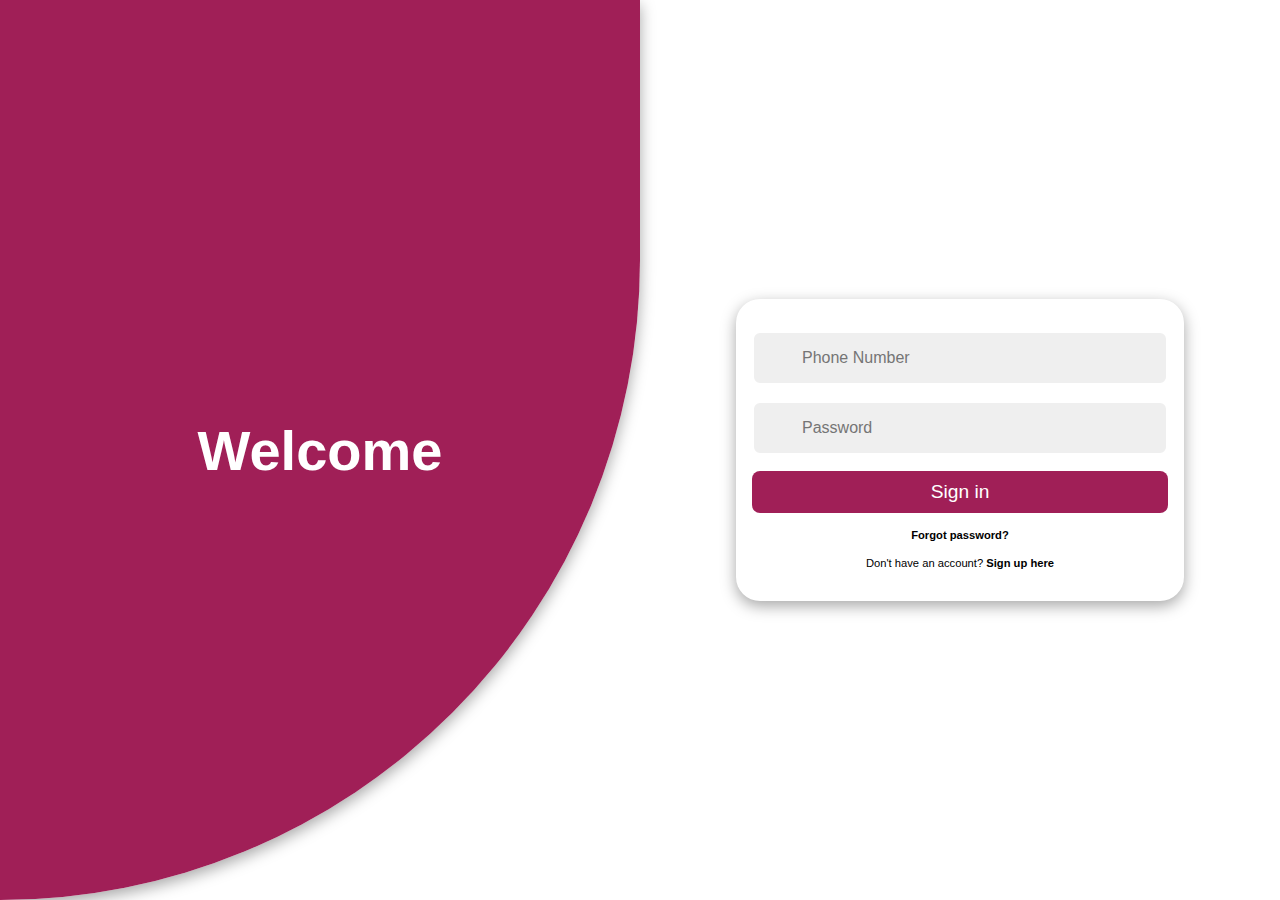
<file: WebContent/index.html>
<!DOCTYPE html>
<html >
  <head>
    <meta name="viewport" content="width=device-width, user-scalable=no, initial-scale=1.0">
    <meta charset="utf-8">
    <link rel="stylesheet" type="text/css" href="style.css"><link href="https://fonts.googleapis.com/css2?family=Montserrat:wght@400;700;800&display=swap" rel="stylesheet">
  </head>
  <body>
<div id="container" class="container">
		<!-- FORM SECTION -->
		<div class="row">
			<!-- SIGN UP -->
			<div class="col align-items-center flex-col sign-up">
				<div class="form-wrapper align-items-center">
					<div class="form sign-up">
					<div class="input-group">
							<i class='bx bxs-user'></i>
							<input type="text" placeholder="Name" id ="name_id">
						</div>
						<div class="input-group">
							<i class='bx bxs-user'></i>
							<input type="text" placeholder="Phone Number" id ="num_id">
							
						</div>
						<div class="input-group">
							<i class='bx bx-mail-send'></i>
							<input type="password" placeholder="Password" id ="pass_id">
						</div>
						<div class="input-group">
							<i class='bx bxs-lock-alt'></i>
							<input type="text" placeholder="Relative's Number 1" id ="num1_id">
						</div>
						<div class="input-group">
							<i class='bx bxs-lock-alt'></i>
							<input type="text" placeholder="Relative's Number 2" id ="num2_id">
						</div>
						<div class="input-group">
							<i class='bx bxs-lock-alt'></i>
							<input type="text" placeholder="Relative's Number 3" id ="num3_id">
						</div>
						
						<button onclick="registerbtn();">Sign up</button>
						<p>
							<span>
								Already have an account?
							</span>
							<b onclick="toggle()" class="pointer">
								Sign in here
							</b>
						</p>
					</div>
				</div>
			
			</div>
			<!-- END SIGN UP -->
			<!-- SIGN IN -->
			<div class="col align-items-center flex-col sign-in">
				<div class="form-wrapper align-items-center">
					<div class="form sign-in">
						<div class="input-group">
							<i class='bx bxs-user'></i>
							<input type="text" placeholder="Phone Number" id="cust_mob">
						</div>
						<div class="input-group">
							<i class='bx bxs-lock-alt'></i>
							<input type="password" placeholder="Password" id="cust_pwd">
						</div>
						<button onclick ="verifyLoginData();">Sign in</button>
						<p>
							<b>
								Forgot password?
							</b>
						</p>
						<p>
							<span>
								Don't have an account?
							</span>
							<b onclick="toggle()" class="pointer">
								Sign up here
							</b>
						</p>
					</div>
				</div>
				<div class="form-wrapper">
		
				</div>
			</div>
			<!-- END SIGN IN -->
		</div>
		<!-- END FORM SECTION -->
		<!-- CONTENT SECTION -->
		<div class="row content-row">
			<!-- SIGN IN CONTENT -->
			<div class="col align-items-center flex-col">
				<div class="text sign-in">
					<h2>
						Welcome
					</h2>
	
				</div>
				<div class="img sign-in">
		
				</div>
			</div>
			<!-- END SIGN IN CONTENT -->
			<!-- SIGN UP CONTENT -->
			<div class="col align-items-center flex-col">
				<div class="img sign-up">
				
				</div>
				<div class="text sign-up">
					<h2>
						Join with us
					</h2>
	
				</div>
			</div>
			<!-- END SIGN UP CONTENT -->
		</div>
		<!-- END CONTENT SECTION -->
	</div>
	
	<script src="http://ajax.googleapis.com/ajax/libs/jquery/1.7.1/jquery.min.js" type="text/javascript"></script>
	<script src="script.js"></script>
</body>
</html>
</file>
<file: WebContent/style.css>
:root {
    --primary-color: #a01f57;
    --secondary-color: #a01f57;
    --black: #000000;
    --white: #ffffff;
    --gray: #efefef;
    --gray-2: #757575;

    --facebook-color: #4267B2;
    --google-color: #DB4437;
    --twitter-color: #1DA1F2;
    --insta-color: #E1306C;
}

@import url('https://fonts.googleapis.com/css2?family=Poppins:wght@200;300;400;500;600&display=swap');

* {
    font-family: 'Poppins', sans-serif;
    margin: 0;
    padding: 0;
    box-sizing: border-box;
}

html,
body {
    height: 100vh;
    overflow: hidden;
}

.container {
    position: relative;
    min-height: 100vh;
    overflow: hidden;
}

.row {
    display: flex;
    flex-wrap: wrap;
    height: 100vh;
}

.col {
    width: 50%;
}

.align-items-center {
    display: flex;
    align-items: center;
    justify-content: center;
    text-align: center;
}

.form-wrapper {
    width: 100%;
    max-width: 28rem;
}

.form {
    padding: 1rem;
    background-color: var(--white);
    border-radius: 1.5rem;
    width: 100%;
    box-shadow: rgba(0, 0, 0, 0.35) 0px 5px 15px;
    transform: scale(0);
    transition: .5s ease-in-out;
    transition-delay: 1s;
}

.input-group {
    position: relative;
    width: 100%;
    margin: 1rem 0;
}

.input-group i {
    position: absolute;
    top: 50%;
    left: 1rem;
    transform: translateY(-50%);
    font-size: 1.4rem;
    color: var(--gray-2);
}

.input-group input {
    width: 100%;
    padding: 1rem 3rem;
    font-size: 1rem;
    background-color: var(--gray);
    border-radius: .5rem;
    border: 0.125rem solid var(--white);
    outline: none;
}

.input-group input:focus {
    border: 0.125rem solid var(--primary-color);
}

.form button {
    cursor: pointer;
    width: 100%;
    padding: .6rem 0;
    border-radius: .5rem;
    border: none;
    background-color: var(--primary-color);
    color: var(--white);
    font-size: 1.2rem;
    outline: none;
}

.form p {
    margin: 1rem 0;
    font-size: .7rem;
}

.flex-col {
    flex-direction: column;
}

.social-list {
    margin: 2rem 0;
    padding: 1rem;
    border-radius: 1.5rem;
    width: 100%;
    box-shadow: rgba(0, 0, 0, 0.35) 0px 5px 15px;
    transform: scale(0);
    transition: .5s ease-in-out;
    transition-delay: 1.2s;
}

.social-list>div {
    color: var(--white);
    margin: 0 .5rem;
    padding: .7rem;
    cursor: pointer;
    border-radius: .5rem;
    cursor: pointer;
    transform: scale(0);
    transition: .5s ease-in-out;
}

.social-list>div:nth-child(1) {
    transition-delay: 1.4s;
}

.social-list>div:nth-child(2) {
    transition-delay: 1.6s;
}

.social-list>div:nth-child(3) {
    transition-delay: 1.8s;
}

.social-list>div:nth-child(4) {
    transition-delay: 2s;
}

.social-list>div>i {
    font-size: 1.5rem;
    transition: .4s ease-in-out;
}

.social-list>div:hover i {
    transform: scale(1.5);
}

.facebook-bg {
    background-color: var(--facebook-color);
}

.google-bg {
    background-color: var(--google-color);
}

.twitter-bg {
    background-color: var(--twitter-color);
}

.insta-bg {
    background-color: var(--insta-color);
}

.pointer {
    cursor: pointer;
}

.container.sign-in .form.sign-in,
.container.sign-in .social-list.sign-in,
.container.sign-in .social-list.sign-in>div,
.container.sign-up .form.sign-up,
.container.sign-up .social-list.sign-up,
.container.sign-up .social-list.sign-up>div {
    transform: scale(1);
}

.content-row {
    position: absolute;
    top: 0;
    left: 0;
    pointer-events: none;
    z-index: 6;
    width: 100%;
}

.text {
    margin: 4rem;
    color: var(--white);
}

.text h2 {
    font-size: 3.5rem;
    font-weight: 800;
    margin: 2rem 0;
    transition: 1s ease-in-out;
}

.text p {
    font-weight: 600;
    transition: 1s ease-in-out;
    transition-delay: .2s;
}

.img img {
    width: 30vw;
    transition: 1s ease-in-out;
    transition-delay: .4s;
}

.text.sign-in h2,
.text.sign-in p,
.img.sign-in img {
    transform: translateX(-250%);
}

.text.sign-up h2,
.text.sign-up p,
.img.sign-up img {
    transform: translateX(250%);
}

.container.sign-in .text.sign-in h2,
.container.sign-in .text.sign-in p,
.container.sign-in .img.sign-in img,
.container.sign-up .text.sign-up h2,
.container.sign-up .text.sign-up p,
.container.sign-up .img.sign-up img {
    transform: translateX(0);
}

/* BACKGROUND */

.container::before {
    content: "";
    position: absolute;
    top: 0;
    right: 0;
    height: 100vh;
    width: 300vw;
    transform: translate(35%, 0);
    background-image: linear-gradient(-45deg, var(--primary-color) 0%, var(--secondary-color) 100%);
    transition: 1s ease-in-out;
    z-index: 6;
    box-shadow: rgba(0, 0, 0, 0.35) 0px 5px 15px;
    border-bottom-right-radius: max(50vw, 50vh);
    border-top-left-radius: max(50vw, 50vh);
}

.container.sign-in::before {
    transform: translate(0, 0);
    right: 50%;
}

.container.sign-up::before {
    transform: translate(100%, 0);
    right: 50%;
}

/* RESPONSIVE */

@media only screen and (max-width: 425px) {

    .container::before,
    .container.sign-in::before,
    .container.sign-up::before {
        height: 100vh;
        border-bottom-right-radius: 0;
        border-top-left-radius: 0;
        z-index: 0;
        transform: none;
        right: 0;
    }

    /* .container.sign-in .col.sign-up {
        transform: translateY(100%);
    } */

    .container.sign-in .col.sign-in,
    .container.sign-up .col.sign-up {
        transform: translateY(0);
    }

    .content-row {
        align-items: flex-start !important;
    }

    .content-row .col {
        transform: translateY(0);
        background-color: unset;
    }

    .col {
        width: 100%;
        position: absolute;
        padding: 2rem;
        background-color: var(--white);
        border-top-left-radius: 2rem;
        border-top-right-radius: 2rem;
        transform: translateY(100%);
        transition: 1s ease-in-out;
    }

    .row {
        align-items: flex-end;
        justify-content: flex-end;
    }

    .form,
    .social-list {
        box-shadow: none;
        margin: 0;
        padding: 0;
    }

    .text {
        margin: 0;
    }

    .text p {
        display: none;
    }

    .text h2 {
        margin: .5rem;
        font-size: 2rem;
    }
}
</file>
